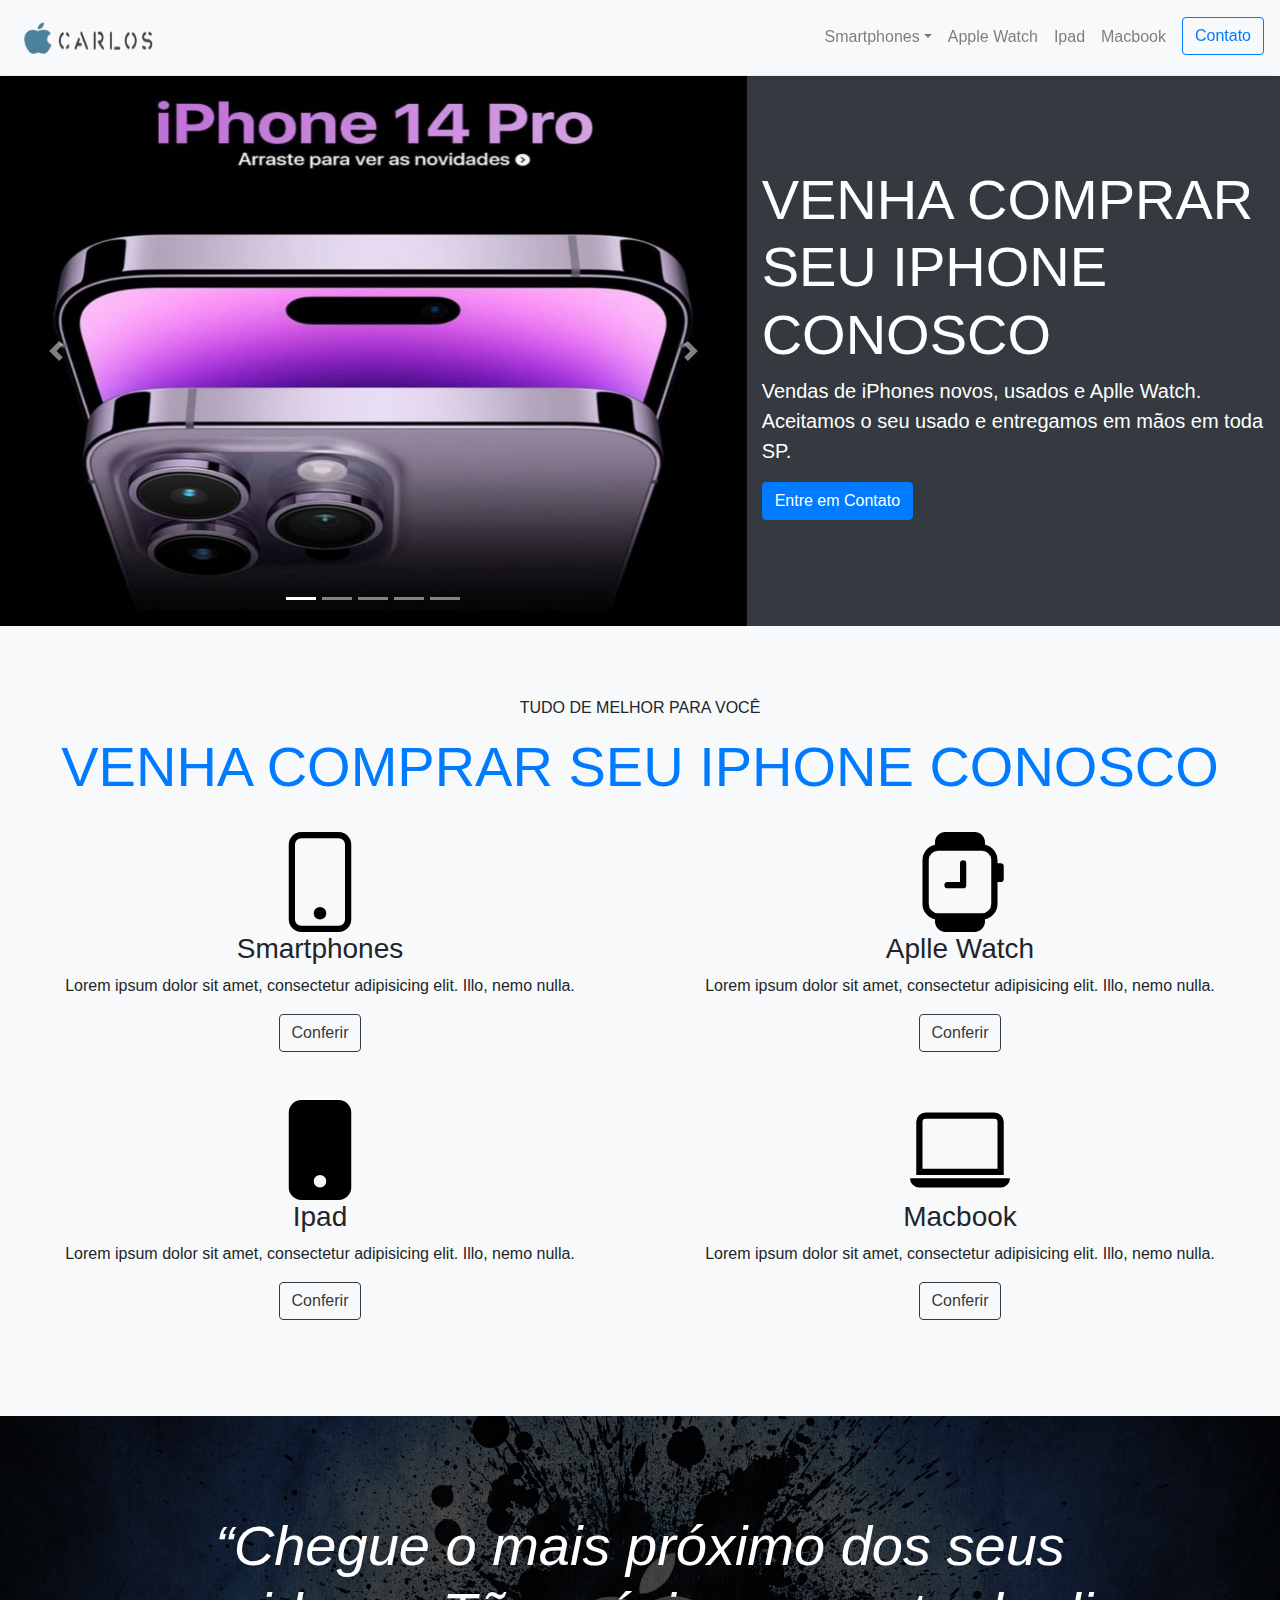
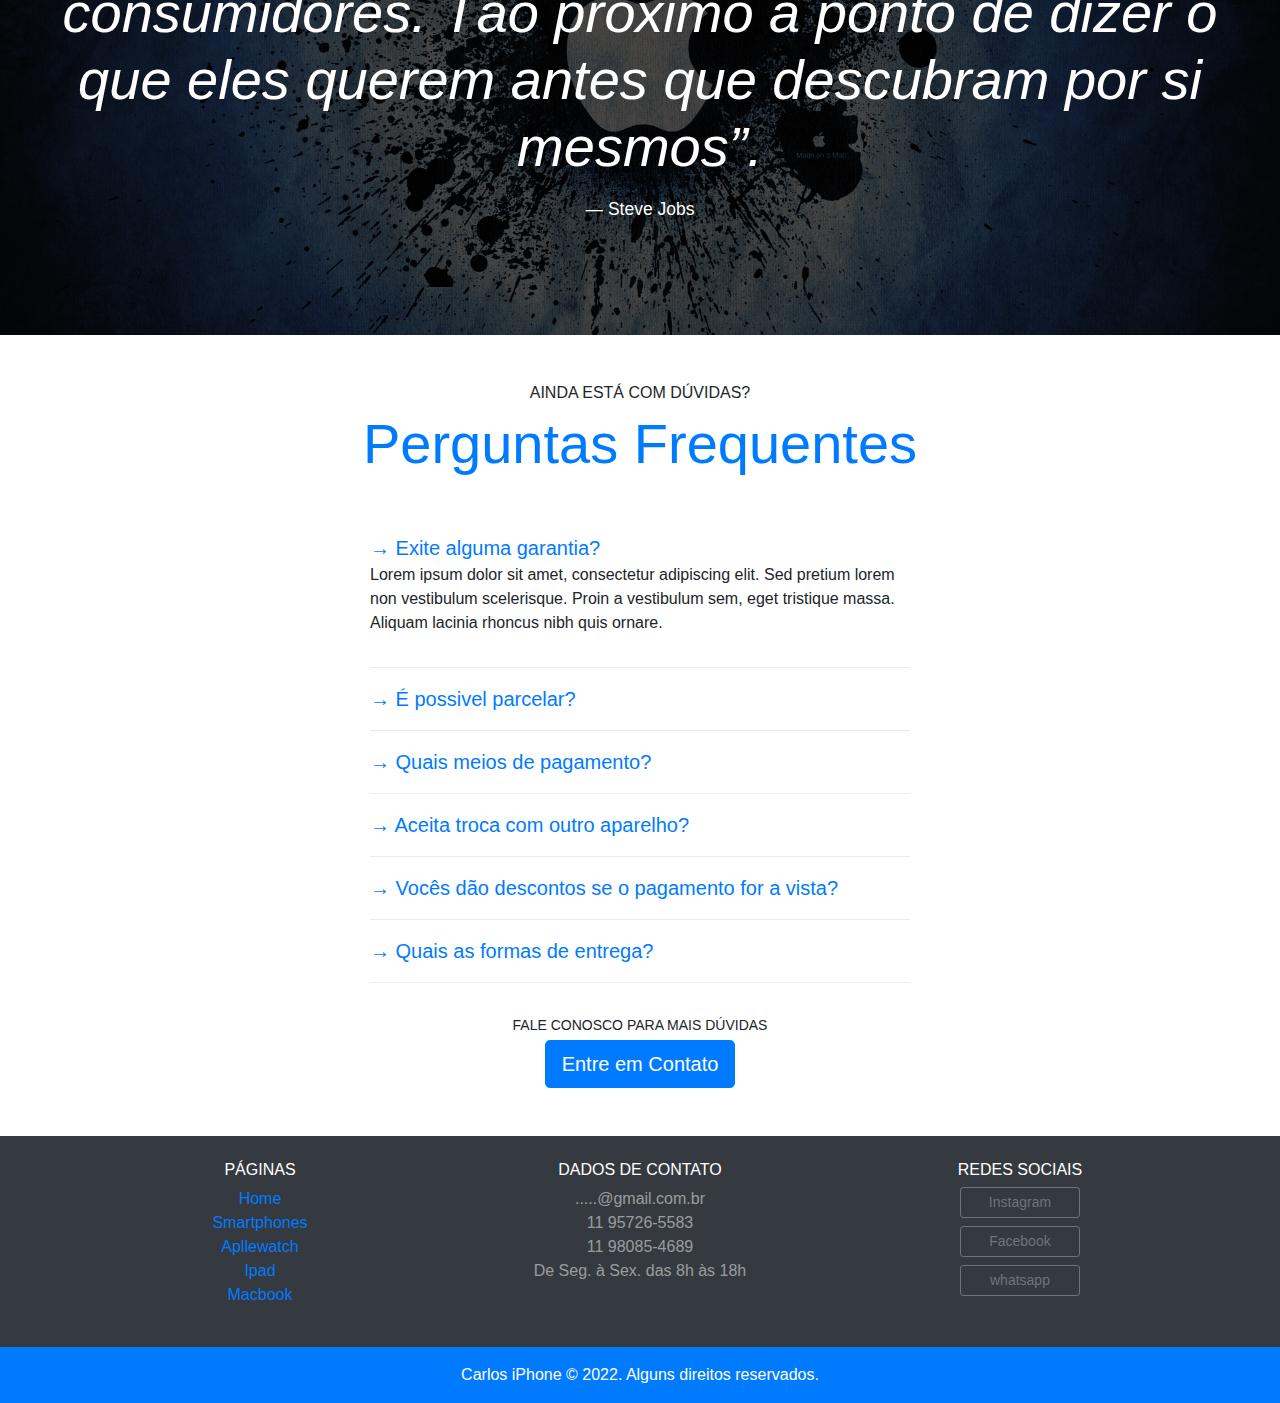
<file: index.html>
<!DOCTYPE html>
<html lang="pt-br">

<head>
  <meta charset="UTF-8">
  <meta http-equiv="X-UA-Compatible" content="IE=edge">
  <meta name="viewport" content="width=device-width, initial-scale=1.0">
  <link rel="stylesheet" href="css/bootstrap.css">
  <link rel="stylesheet" href="css/style.css">
  <link rel="shortcut icon" href="img/favicon.ico" type="image/x-icon">
  <title>Carlos iPhone - Home</title>
</head>

<body>

  <header>
    <nav class="navbar navbar-expand-md navbar-light bg-light fixed-top py-3 box-shadow">
      <a class="navbar-brand ml-2" href="index.html"><img src="img/logo-carlos.svg" alt=""></a>
      <button class="navbar-toggler" type="button" data-toggle="collapse" data-target="#navbarSupportedContent"
        aria-controls="navbarSupportedContent" aria-expanded="false" aria-label="Toggle navigation">
        <span class="navbar-toggler-icon"></span>
      </button>
      <div class="collapse navbar-collapse" id="navbarSupportedContent">
        <ul class="navbar-nav ml-auto">
          <li class="nav-item dropdown">
            <a class="nav-link dropdown-toggle" href="smartphones.html" role="button" data-toggle="dropdown"
              aria-expanded="false">Smartphones</a>
            <div class="dropdown-menu"> 
              <a class="dropdown-item" href="smartphones.html">iPhone 8 | 8 Plus</a>
              <a class="dropdown-item" href="smartphones.html">iPhone X</a>
              <a class="dropdown-item" href="smartphones.html">iPhone XS Max</a>
              <a class="dropdown-item" href="smartphones.html">iPhone XR</a>
              <a class="dropdown-item" href="smartphones.html">iPhone 11 | 11Pro | 11Pro Max</a>
              <a class="dropdown-item" href="smartphones.html">iPhone 12 | 12Pro | 12Pro Max</a>
              <a class="dropdown-item" href="smartphones.html">iPhone 13 | 13Pro | 13Pro Max</a>
              <a class="dropdown-item" href="smartphones.html">iPhone 14 | 14Pro | 14PPlus | 14Pro Max</a>
            </div>
          </li>
          <li class="nav-item">
            <a class="nav-link" href="apllewatch.html">Apple Watch</a>
          </li>
          <li class="nav-item">
            <a class="nav-link" href="ipad.html">Ipad</a>
          </li>
          <li class="nav-item">
            <a class="nav-link" href="macbook.html">Macbook</a>
          </li>
          <li class="nav-item">
            <a class="btn btn-outline-primary ml-md-2" href="https://api.whatsapp.com/send?phone=5511957265583">Contato</a>
          </li>
        </ul>
      </div>
    </nav>
  </header>

  <section class="container-fluid">
    <div class="row bg-dark text-white">
      <div class="col-lg-7 p-0">
        <div id="carocelcidade" class="carousel slide" data-ride="carousel">
          <ol class="carousel-indicators">
            <li data-target="#carocelcidade" data-slide-to="0" class="active"></li>
            <li data-target="#carocelcidade" data-slide-to="1"></li>
            <li data-target="#carocelcidade" data-slide-to="2"></li>
            <li data-target="#carocelcidade" data-slide-to="3"></li>
            <li data-target="#carocelcidade" data-slide-to="4"></li>
          </ol>
          <div class="carousel-inner">
            <div class="carousel-item active">
              <img src="img/iphone14/iphone14-1.jpg" style="max-height: 550px;" class="d-block w-100" alt="Imagem do iphone14">
            </div>
            <div class="carousel-item">
              <img src="img/iphone14/iphone14-2.jpg" style="max-height: 550px;" class="d-block w-100" alt="Imagem das cores">
            </div>
            <div class="carousel-item">
              <img src="img/iphone14/iphone14-3.jpg" style="max-height: 550px;" class="d-block w-100" alt="Imagem do design">
            </div>
            <div class="carousel-item">
              <img src="img/iphone14/iphone14-4.jpg" style="max-height: 550px;" class="d-block w-100" alt="Imagem da notch">
            </div>
            <div class="carousel-item">
              <img src="img/iphone14/iphone14-5.jpg" style="max-height: 550px;" class="d-block w-100" alt="Imagem da camera">
            </div>
          </div>
          <button class="carousel-control-prev" type="button" data-target="#carocelcidade" data-slide="prev">
            <span class="carousel-control-prev-icon" aria-hidden="true"></span>
            <span class="sr-only">Previous</span>
          </button>
          <button class="carousel-control-next" type="button" data-target="#carocelcidade" data-slide="next">
            <span class="carousel-control-next-icon" aria-hidden="true"></span>
            <span class="sr-only">Next</span>
          </button>
        </div>
      </div>
      <div class="col-lg-5 m-auto">
        <h1 class="display-4">VENHA COMPRAR SEU IPHONE CONOSCO</h1>
        <p class="lead">Vendas de iPhones novos, usados e Aplle Watch. Aceitamos o seu usado e entregamos em mãos em toda SP. </p>
        <a class="btn btn-primary mb-3" href="https://api.whatsapp.com/send?phone=5511957265583">Entre em Contato</a>

      </div>
    </div>
  </section>

  <section class="container-fluid bg-light text-center py-5">
    <div class="text-center py-4">
      <p class="h6 mb-3">TUDO DE MELHOR PARA VOCÊ</p>
      <h2 class="display-4 text-primary">VENHA COMPRAR SEU IPHONE CONOSCO</h2>
    </div>
    <div class="row">
      <div class="col-xl-6 col-md-6">
        <img src="img/icones/phone.svg" style="height: 100px;" alt="Documentos">
        <h3>Smartphones</h3>
        <p>Lorem ipsum dolor sit amet, consectetur adipisicing elit. Illo, nemo nulla.</p>
        <a href="smartphones.html"><button type="button" class="btn btn-outline-dark mb-5">Conferir</button></a>

      </div>
      <div class="col-xl-6 col-md-6">
        <img src="img/icones/smartwatch.svg" style="height: 100px;" alt="Passaporte">
        <h3>Aplle Watch</h3>
        <p>Lorem ipsum dolor sit amet, consectetur adipisicing elit. Illo, nemo nulla.</p>
        <a href="apllewatch.html"><button type="button" class="btn btn-outline-dark mb-5">Conferir</button></a>

      </div>
      <div class="col-xl-6 col-md-6">
        <img src="img/icones/phone-fill.svg" style="height: 100px;" alt="translado">
        <h3>Ipad</h3>
        <p>Lorem ipsum dolor sit amet, consectetur adipisicing elit. Illo, nemo nulla.</p>
        <a href="ipad.html"><button type="button" class="btn btn-outline-dark mb-5">Conferir</button></a>

      </div>
      <div class="col-xl-6 col-md-6">
        <img src="img/icones/laptop.svg" style="height: 100px;" alt="Praias">
        <h3>Macbook</h3>
        <p>Lorem ipsum dolor sit amet, consectetur adipisicing elit. Illo, nemo nulla.</p>
        <a href="macbook.html"><button type="button" class="btn btn-outline-dark mb-5">Conferir</button></a>

      </div>
    </section>


  <section id="bg-quote" class="container-fluid text-center text-white p-5">
    <blockquote class="blockquote py-5">
      <p class="display-4"><em>“Chegue o mais próximo dos seus consumidores. Tão próximo a ponto de dizer o que eles querem antes que descubram por si mesmos”.</em></p>
      <footer class="blockquote-footer text-white">Steve Jobs</footer>
    </blockquote>
  </section>

  <section class="container">
    <div class="my-5 text-center">
      <span class="h6 d-block">AINDA ESTÁ COM DÚVIDAS?</span>
      <h2 class="display-4 text-primary">Perguntas Frequentes</h2>
    </div>
    <div class="row justify-content-center">
      <div class="col-md-6" id="perguntasFrequentes" data-children=".pergunta">
        <div class="pergunta py-2">
          <a class="lead" data-toggle="collapse" href="#pergunta1" aria-expanded="true" aria-controls="pergunta1">→ Exite alguma garantia?</a>
          <div id="pergunta1" class="collapse show" data-parent="#perguntasFrequentes" role="tabpanel">
            <p>Lorem ipsum dolor sit amet, consectetur adipiscing elit. Sed pretium lorem non vestibulum scelerisque.
              Proin a vestibulum sem, eget tristique massa. Aliquam lacinia rhoncus nibh quis ornare.</p>
          </div>
        </div>
        <div class="dropdown-divider"></div>
        <div class="pergunta py-2">
          <a class="lead" data-toggle="collapse" href="#pergunta2" aria-expanded="true" aria-controls="pergunta2">→ É possivel parcelar?</a>
          <div id="pergunta2" class="collapse" data-parent="#perguntasFrequentes" role="tabpanel">
            <p>Lorem ipsum dolor sit amet, consectetur adipiscing elit. Sed pretium lorem non vestibulum scelerisque.
              Proin a vestibulum sem, eget tristique massa. Aliquam lacinia rhoncus nibh quis ornare.</p>
          </div>
        </div>
        <div class="dropdown-divider"></div>
        <div class="pergunta py-2">
          <a class="lead" data-toggle="collapse" href="#pergunta3" aria-expanded="true" aria-controls="pergunta3">→ Quais meios de pagamento?</a>
          <div id="pergunta3" class="collapse" data-parent="#perguntasFrequentes" role="tabpanel">
            <p>Lorem ipsum dolor sit amet, consectetur adipiscing elit. Sed pretium lorem non vestibulum scelerisque.
              Proin a vestibulum sem, eget tristique massa. Aliquam lacinia rhoncus nibh quis ornare.</p>
          </div>
        </div>
        <div class="dropdown-divider"></div>
        <div class="pergunta py-2">
          <a class="lead" data-toggle="collapse" href="#pergunta4" aria-expanded="true" aria-controls="pergunta4">→ Aceita troca com outro aparelho?</a>
          <div id="pergunta4" class="collapse" data-parent="#perguntasFrequentes" role="tabpanel">
            <p>Lorem ipsum dolor sit amet, consectetur adipiscing elit. Sed pretium lorem non vestibulum scelerisque.
              Proin a vestibulum sem, eget tristique massa. Aliquam lacinia rhoncus nibh quis ornare.</p>
          </div>
        </div>
        <div class="dropdown-divider"></div>
        <div class="pergunta py-2">
          <a class="lead" data-toggle="collapse" href="#pergunta5" aria-expanded="true" aria-controls="pergunta5">→
            Vocês dão descontos se o pagamento for a vista?</a>
          <div id="pergunta5" class="collapse" data-parent="#perguntasFrequentes" role="tabpanel">
            <p>Lorem ipsum dolor sit amet, consectetur adipiscing elit. Sed pretium lorem non vestibulum scelerisque.
              Proin a vestibulum sem, eget tristique massa. Aliquam lacinia rhoncus nibh quis ornare.</p>
          </div>
        </div>
        <div class="dropdown-divider"></div>
        <div class="pergunta py-2">
          <a class="lead" data-toggle="collapse" href="#pergunta6" aria-expanded="true" aria-controls="pergunta6">→
            Quais as formas de entrega?</a>
          <div id="pergunta6" class="collapse" data-parent="#perguntasFrequentes" role="tabpanel">
            <p>Lorem ipsum dolor sit amet, consectetur adipiscing elit. Sed pretium lorem non vestibulum scelerisque.
              Proin a vestibulum sem, eget tristique massa. Aliquam lacinia rhoncus nibh quis ornare.</p>
          </div>
        </div>
        <div class="dropdown-divider"></div>
      </div>
    </div>
    <div class="text-center my-4">
      <p class="small m-1">FALE CONOSCO PARA MAIS DÚVIDAS</p>
      <a class="btn btn-primary btn-lg" href="https://api.whatsapp.com/send?phone=5511957265583">Entre em Contato</a>
    </div>
  </section>

  <footer class="bg-dark text-center text-white mt-5">
    <div class="container py-4">
      <div class="row">
        <div class="col-md-4">
          <h6>PÁGINAS</h6>
          <ul class="list-unstyled">
            <li><a href="index.html">Home</a></li>
            <li><a href="smartphones.html">Smartphones</a></li>
            <li><a href="apllewatch.html">Apllewatch</a></li>
            <li><a href="ipad.html">Ipad</a></li>
            <li><a href="macbook.html">Macbook</a></li>
          </ul>
        </div>
        <div class="col-md-4">
          <h6>DADOS DE CONTATO</h6>
          <ul class="list-unstyled text-white-50">
            <li>.....@gmail.com.br</li>
            <li>11 95726-5583</li>
            <li>11 98085-4689</li>
            <li>De Seg. à Sex. das 8h às 18h</li>
          </ul>
        </div>
        <div class="col-md-4">
          <h6>REDES SOCIAIS</h6>
          <ul class="list-unstyled">
            <li><a href="https://www.instagram.com/carlosrevendapple/" target="_blank">
              <button type="button" class="btn btn-outline-secondary btn-sm mb-2"
                  style="width: 120px;">Instagram</button>
            </a></li>
            <li><a href="https://www.facebook.com/carlos.c.nem" target="_blank">
              <button type="button" class="btn btn-outline-secondary btn-sm mb-2"
                  style="width: 120px;">Facebook</button>
            </a></li>
            <li><a href="https://api.whatsapp.com/send?phone=5511957265583" target="_blank"><button type="button" class="btn btn-outline-secondary btn-sm" style="width: 120px;">whatsapp</button></a>
            </li>
          </ul>
        </div>
      </div>
    </div>
    <div>
      <p class="bg-primary py-3 mb-0 text-center">Carlos iPhone © 2022. Alguns direitos reservados.</p>
    </div>
  </footer>

  <script src="js/jquery.js"></script>
  <script src="js/bootstrap.bundle.js"></script>
  <script src="js/bootstrap.min.js"></script>
  <script src="js/app.js"></script>
</body>

</html>
</file>
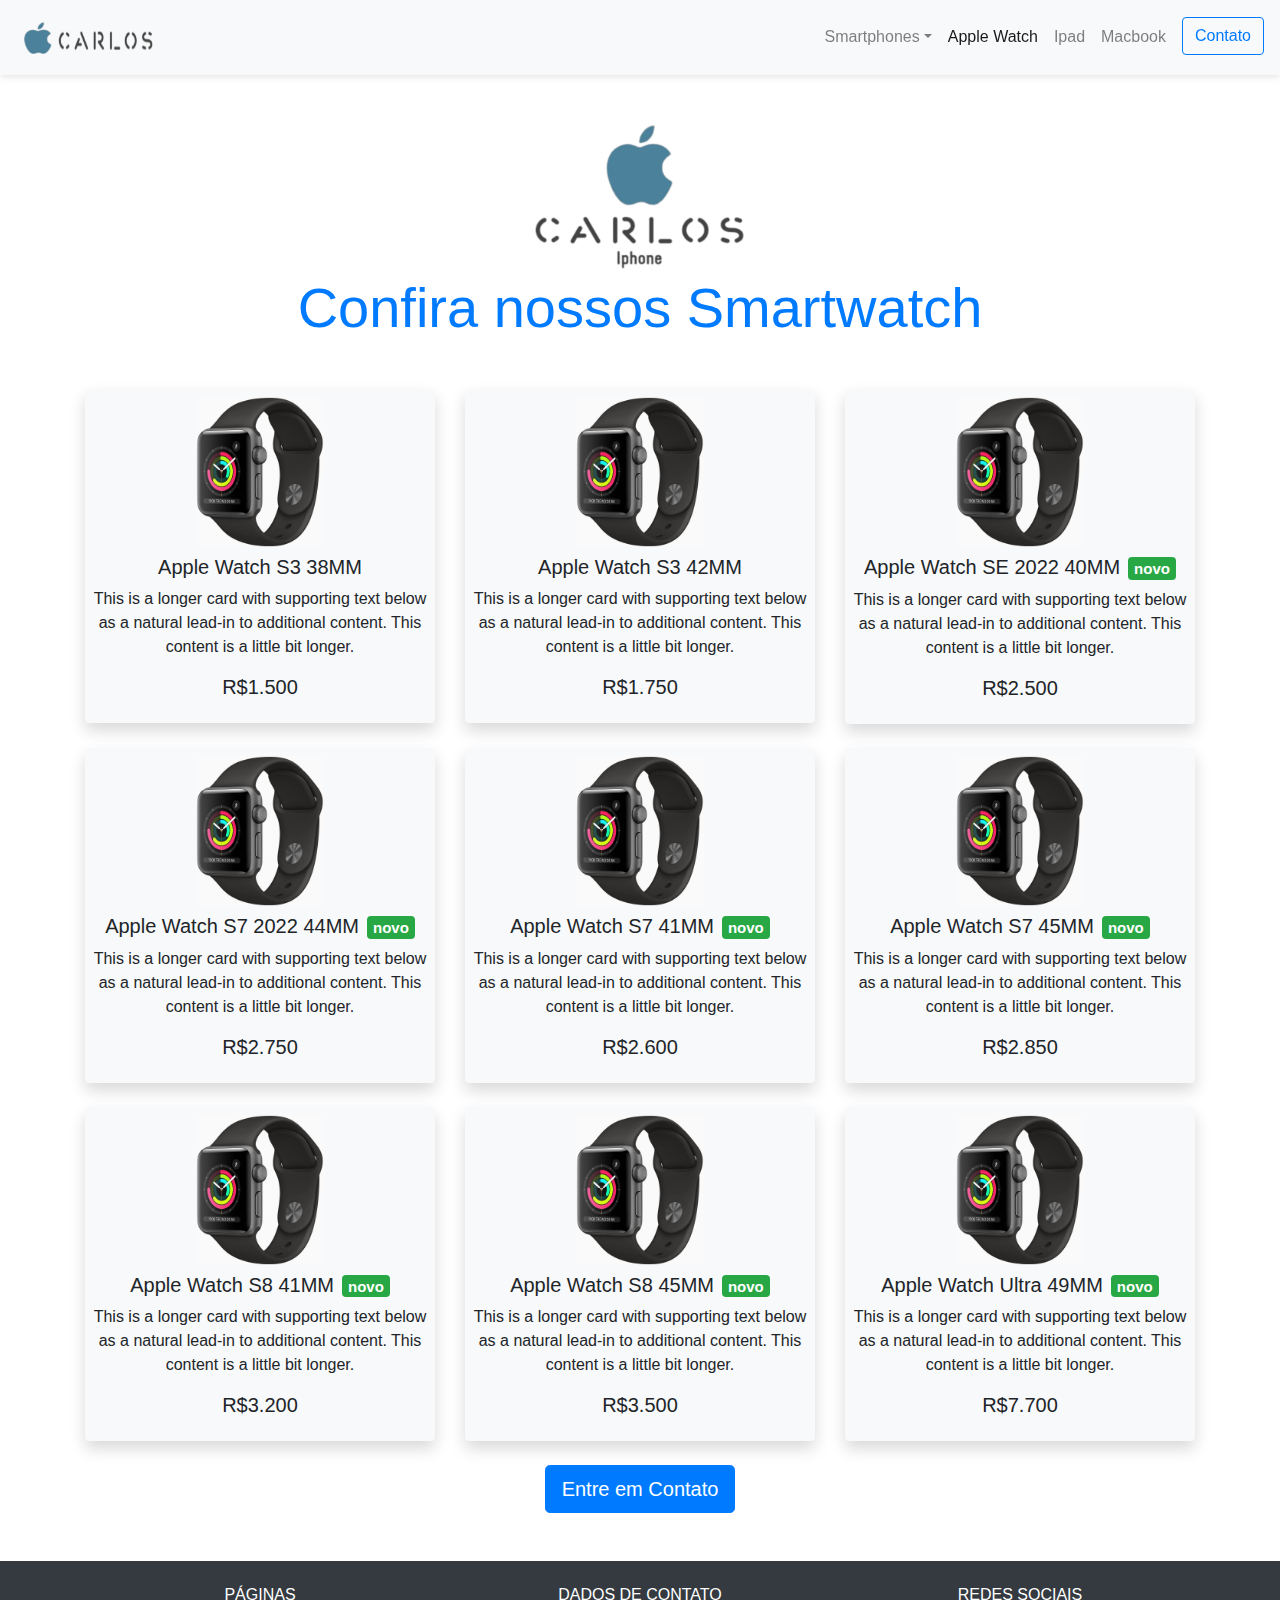
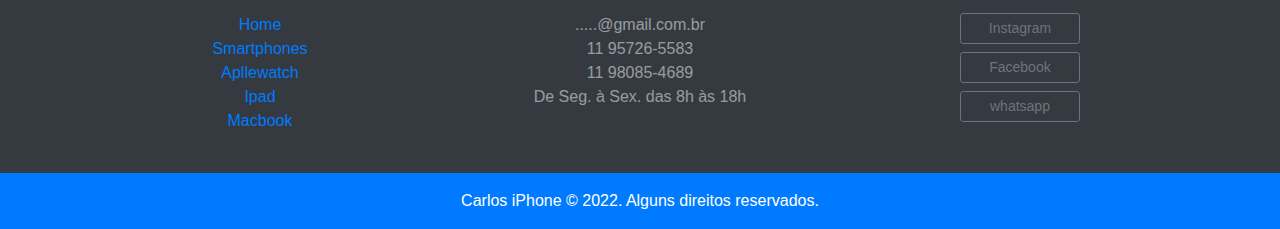
<file: apllewatch.html>
<!DOCTYPE html>
<html lang="pt-br">

<head>
  <meta charset="UTF-8">
  <meta http-equiv="X-UA-Compatible" content="IE=edge">
  <meta name="viewport" content="width=device-width, initial-scale=1.0">
  <link rel="stylesheet" href="css/bootstrap.css">
  <link rel="stylesheet" href="css/style.css">
  <link rel="shortcut icon" href="img/favicon.ico" type="image/x-icon">
  <title>Caravan - Planos</title>
</head>

<body>
  <header>
    <nav class="navbar navbar-expand-md navbar-light bg-light fixed-top py-3 box-shadow">
      <a class="navbar-brand ml-2" href="index.html"><img src="img/logo-carlos.svg" alt=""></a>
      <button class="navbar-toggler" type="button" data-toggle="collapse" data-target="#navbarSupportedContent"
        aria-controls="navbarSupportedContent" aria-expanded="false" aria-label="Toggle navigation">
        <span class="navbar-toggler-icon"></span>
      </button>
      <div class="collapse navbar-collapse" id="navbarSupportedContent">
        <ul class="navbar-nav ml-auto">
          <li class="nav-item dropdown">
            <a class="nav-link dropdown-toggle" href="smartphones.html" role="button" data-toggle="dropdown"
              aria-expanded="false">Smartphones</a>
            <div class="dropdown-menu"> 
              <a class="dropdown-item" href="smartphones.html">iPhone 8 | 8 Plus</a>
              <a class="dropdown-item" href="smartphones.html">iPhone X</a>
              <a class="dropdown-item" href="smartphones.html">iPhone XS Max</a>
              <a class="dropdown-item" href="smartphones.html">iPhone XR</a>
              <a class="dropdown-item" href="smartphones.html">iPhone 11 | 11Pro | 11Pro Max</a>
              <a class="dropdown-item" href="smartphones.html">iPhone 12 | 12Pro | 12Pro Max</a>
              <a class="dropdown-item" href="smartphones.html">iPhone 13 | 13Pro | 13Pro Max</a>
            </div>
          </li>
          <li class="nav-item">
            <a class="nav-link active" href="apllewatch.html">Apple Watch</a>
          </li>
          <li class="nav-item">
            <a class="nav-link" href="ipad.html">Ipad</a>
          </li>
          <li class="nav-item">
            <a class="nav-link" href="macbook.html">Macbook</a>
          </li>
          <li class="nav-item">
            <a class="btn btn-outline-primary ml-md-2" href="https://api.whatsapp.com/send?phone=5511957265583">Contato</a>
          </li>
        </ul>
      </div>
    </nav>
  </header>

  <section>
    <div class="text-center my-5">
      <img src="img/logo-oficial.svg" style="height: 150px;" alt="logo oficial da marca">
      <h3 class="display-4 text-primary">Confira nossos Smartwatch</h3>
    </div>
  </section>

  <section class="container">
    <div class="row row-cols-2 row-cols-md-3">
      <div class="col mb-4">
        <div class="card bg-light rounded shadow text-center">
          <img src="img/relogio/51r2J76XO9L._AC_SX679_.jpg" style="height: 150px;" class="card-img-top m-2" alt="...">
          <div class="card-body">
            <h5 class="card-title">Apple Watch S3 38MM</h5>
            <p class="card-text">This is a longer card with supporting text below as a natural lead-in to additional content. This content is a little bit longer.</p>
          </div>
          <div class="col pb-3">
            <h5 class="h5">R$1.500</h5>
          </div>
        </div>
      </div>
      <div class="col mb-4">
        <div class="card bg-light rounded shadow text-center">
          <img src="img/relogio/51r2J76XO9L._AC_SX679_.jpg" style="height: 150px;" class="card-img-top m-2" alt="...">
          <div class="card-body">
            <h5 class="card-title">Apple Watch S3 42MM</h5>
            <p class="card-text">This is a longer card with supporting text below as a natural lead-in to additional content. This content is a little bit longer.</p>
          </div>
          <div class="col pb-3">
            <h5 class="h5">R$1.750</h5>
          </div>
        </div>
      </div>
      <div class="col mb-4">
        <div class="card bg-light rounded shadow text-center">
          <img src="img/relogio/51r2J76XO9L._AC_SX679_.jpg" style="height: 150px;" class="card-img-top m-2" alt="...">
          <div class="card-body">
            <h5 class="card-title">Apple Watch SE 2022 40MM<span class="badge badge-success ml-2">novo</span></h5>
            <p class="card-text">This is a longer card with supporting text below as a natural lead-in to additional content. This content is a little bit longer.</p>
          </div>
          <div class="col pb-3">
            <h5 class="h5">R$2.500</h5>
          </div>
        </div>
      </div>
      <div class="col mb-4">
        <div class="card bg-light rounded shadow text-center">
          <img src="img/relogio/51r2J76XO9L._AC_SX679_.jpg" style="height: 150px;" class="card-img-top m-2" alt="...">
          <div class="card-body">
            <h5 class="card-title">Apple Watch S7 2022 44MM<span class="badge badge-success ml-2">novo</span></h5>
            <p class="card-text">This is a longer card with supporting text below as a natural lead-in to additional content. This content is a little bit longer.</p>
          </div>
          <div class="col pb-3">
            <h5 class="h5">R$2.750</h5>
          </div>
        </div>
      </div>
      <div class="col mb-4">
        <div class="card bg-light rounded shadow text-center">
          <img src="img/relogio/51r2J76XO9L._AC_SX679_.jpg" style="height: 150px;" class="card-img-top m-2" alt="...">
          <div class="card-body">
            <h5 class="card-title">Apple Watch S7 41MM<span class="badge badge-success ml-2">novo</span></h5>
            <p class="card-text">This is a longer card with supporting text below as a natural lead-in to additional content. This content is a little bit longer.</p>
          </div>
          <div class="col pb-3">
            <h5 class="h5">R$2.600</h5>
          </div>
        </div>
      </div>
      <div class="col mb-4">
        <div class="card bg-light rounded shadow text-center">
          <img src="img/relogio/51r2J76XO9L._AC_SX679_.jpg" style="height: 150px;" class="card-img-top m-2" alt="...">
          <div class="card-body">
            <h5 class="card-title">Apple Watch S7 45MM<span class="badge badge-success ml-2">novo</span></h5>
            <p class="card-text">This is a longer card with supporting text below as a natural lead-in to additional content. This content is a little bit longer.</p>
          </div>
          <div class="col pb-3">
            <h5 class="h5">R$2.850</h5>
          </div>
        </div>
      </div>
      <div class="col mb-4">
        <div class="card bg-light rounded shadow text-center">
          <img src="img/relogio/51r2J76XO9L._AC_SX679_.jpg" style="height: 150px;" class="card-img-top m-2" alt="...">
          <div class="card-body">
            <h5 class="card-title">Apple Watch S8 41MM<span class="badge badge-success ml-2">novo</span></h5>
            <p class="card-text">This is a longer card with supporting text below as a natural lead-in to additional content. This content is a little bit longer.</p>
          </div>
          <div class="col pb-3">
            <h5 class="h5">R$3.200</h5>
          </div>
        </div>
      </div>
      <div class="col mb-4">
        <div class="card bg-light rounded shadow text-center">
          <img src="img/relogio/51r2J76XO9L._AC_SX679_.jpg" style="height: 150px;" class="card-img-top m-2" alt="...">
          <div class="card-body">
            <h5 class="card-title">Apple Watch S8 45MM<span class="badge badge-success ml-2">novo</span></h5>
            <p class="card-text">This is a longer card with supporting text below as a natural lead-in to additional content. This content is a little bit longer.</p>
          </div>
          <div class="col pb-3">
            <h5 class="h5">R$3.500</h5>
          </div>
        </div>
      </div>
      <div class="col mb-4">
        <div class="card bg-light rounded shadow text-center">
          <img src="img/relogio/51r2J76XO9L._AC_SX679_.jpg" style="height: 150px;" class="card-img-top m-2" alt="...">
          <div class="card-body">
            <h5 class="card-title">Apple Watch Ultra 49MM<span class="badge badge-success ml-2">novo</span></h5>
            <p class="card-text">This is a longer card with supporting text below as a natural lead-in to additional content. This content is a little bit longer.</p>
          </div>
          <div class="col pb-3">
            <h5 class="h5">R$7.700</h5>
          </div>
        </div>
      </div>
    </div>
    <div class="text-center"><a class="btn btn-primary btn-lg" href="https://api.whatsapp.com/send?phone=5511957265583">Entre em Contato</a></div>
  </section>

  <footer class="bg-dark text-center text-white mt-5">
    <div class="container py-4">
      <div class="row">
        <div class="col-md-4">
          <h6>PÁGINAS</h6>
          <ul class="list-unstyled">
            <li><a href="index.html">Home</a></li>
            <li><a href="smartphones.html">Smartphones</a></li>
            <li><a href="apllewatch.html">Apllewatch</a></li>
            <li><a href="ipad.html">Ipad</a></li>
            <li><a href="macbook.html">Macbook</a></li>
          </ul>
        </div>
        <div class="col-md-4">
          <h6>DADOS DE CONTATO</h6>
          <ul class="list-unstyled text-white-50">
            <li>.....@gmail.com.br</li>
            <li>11 95726-5583</li>
            <li>11 98085-4689</li>
            <li>De Seg. à Sex. das 8h às 18h</li>
          </ul>
        </div>
        <div class="col-md-4">
          <h6>REDES SOCIAIS</h6>
          <ul class="list-unstyled">
            <li><a href="https://www.instagram.com/carlosrevendapple/" target="_blank">
              <button type="button" class="btn btn-outline-secondary btn-sm mb-2"
                  style="width: 120px;">Instagram</button>
            </a></li>
            <li><a href="https://www.facebook.com/carlos.c.nem" target="_blank">
              <button type="button" class="btn btn-outline-secondary btn-sm mb-2"
                  style="width: 120px;">Facebook</button>
            </a></li>
            <li><a href="https://api.whatsapp.com/send?phone=5511957265583" target="_blank"><button type="button" class="btn btn-outline-secondary btn-sm" style="width: 120px;">whatsapp</button></a>
            </li>
          </ul>
        </div>
      </div>
    </div>
    <div>
      <p class="bg-primary py-3 mb-0 text-center">Carlos iPhone © 2022. Alguns direitos reservados.</p>
    </div>
  </footer>

  <script src="js/jquery.js"></script>
  <script src="js/bootstrap.bundle.js"></script>
  <script src="js/bootstrap.min.js"></script>
  <script src="js/app.js"></script>
</body>

</html>
</file>
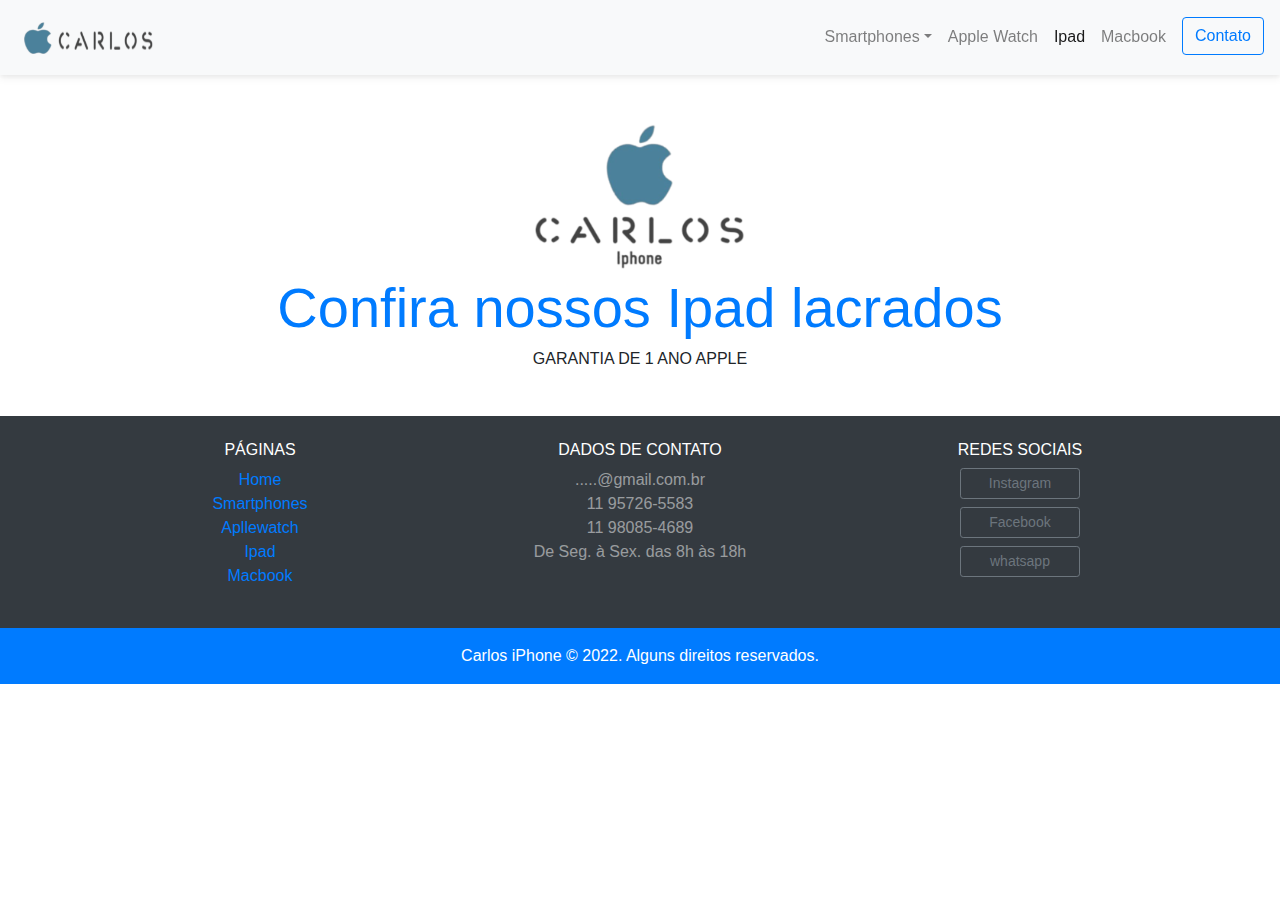
<file: ipad.html>
<!DOCTYPE html>
<html lang="pt-br">

<head>
  <meta charset="UTF-8">
  <meta http-equiv="X-UA-Compatible" content="IE=edge">
  <meta name="viewport" content="width=device-width, initial-scale=1.0">
  <link rel="stylesheet" href="css/bootstrap.css">
  <link rel="stylesheet" href="css/style.css">
  <link rel="shortcut icon" href="img/favicon.ico" type="image/x-icon">
  <title>Caravan - Contato</title>
</head>

<body>

  <header>
    <nav class="navbar navbar-expand-md navbar-light bg-light fixed-top py-3 box-shadow">
      <a class="navbar-brand ml-2" href="index.html"><img src="img/logo-carlos.svg" alt=""></a>
      <button class="navbar-toggler" type="button" data-toggle="collapse" data-target="#navbarSupportedContent"
        aria-controls="navbarSupportedContent" aria-expanded="false" aria-label="Toggle navigation">
        <span class="navbar-toggler-icon"></span>
      </button>
      <div class="collapse navbar-collapse" id="navbarSupportedContent">
        <ul class="navbar-nav ml-auto">
          <li class="nav-item dropdown">
            <a class="nav-link dropdown-toggle" href="smartphones.html" role="button" data-toggle="dropdown"
              aria-expanded="false">Smartphones</a>
            <div class="dropdown-menu"> 
              <a class="dropdown-item" href="smartphones.html">iPhone 8 | 8 Plus</a>
              <a class="dropdown-item" href="smartphones.html">iPhone X</a>
              <a class="dropdown-item" href="smartphones.html">iPhone XS Max</a>
              <a class="dropdown-item" href="smartphones.html">iPhone XR</a>
              <a class="dropdown-item" href="smartphones.html">iPhone 11 | 11Pro | 11Pro Max</a>
              <a class="dropdown-item" href="smartphones.html">iPhone 12 | 12Pro | 12Pro Max</a>
              <a class="dropdown-item" href="smartphones.html">iPhone 13 | 13Pro | 13Pro Max</a>
            </div>
          </li>
          <li class="nav-item">
            <a class="nav-link" href="apllewatch.html">Apple Watch</a>
          </li>
          <li class="nav-item">
            <a class="nav-link active" href="ipad.html">Ipad</a>
          </li>
          <li class="nav-item">
            <a class="nav-link" href="macbook.html">Macbook</a>
          </li>
          <li class="nav-item">
            <a class="btn btn-outline-primary ml-md-2" href="https://api.whatsapp.com/send?phone=5511957265583">Contato</a>
          </li>
        </ul>
      </div>
    </nav>
  </header>

  <section>
    <div class="text-center my-5">
      <img src="img/logo-oficial.svg" style="height: 150px;" alt="logo oficial da marca">
      <h3 class="display-4 text-primary">Confira nossos Ipad lacrados</h3>
      <p class="h6 mb-3">GARANTIA DE 1 ANO APPLE</p>
    </div>
  </section>

  <footer class="bg-dark text-center text-white mt-5">
    <div class="container py-4">
      <div class="row">
        <div class="col-md-4">
          <h6>PÁGINAS</h6>
          <ul class="list-unstyled">
            <li><a href="index.html">Home</a></li>
            <li><a href="smartphones.html">Smartphones</a></li>
            <li><a href="apllewatch.html">Apllewatch</a></li>
            <li><a href="ipad.html">Ipad</a></li>
            <li><a href="macbook.html">Macbook</a></li>
          </ul>
        </div>
        <div class="col-md-4">
          <h6>DADOS DE CONTATO</h6>
          <ul class="list-unstyled text-white-50">
            <li>.....@gmail.com.br</li>
            <li>11 95726-5583</li>
            <li>11 98085-4689</li>
            <li>De Seg. à Sex. das 8h às 18h</li>
          </ul>
        </div>
        <div class="col-md-4">
          <h6>REDES SOCIAIS</h6>
          <ul class="list-unstyled">
            <li><a href="https://www.instagram.com/carlosrevendapple/" target="_blank">
              <button type="button" class="btn btn-outline-secondary btn-sm mb-2"
                  style="width: 120px;">Instagram</button>
            </a></li>
            <li><a href="https://www.facebook.com/carlos.c.nem" target="_blank">
              <button type="button" class="btn btn-outline-secondary btn-sm mb-2"
                  style="width: 120px;">Facebook</button>
            </a></li>
            <li><a href="https://api.whatsapp.com/send?phone=5511957265583" target="_blank"><button type="button" class="btn btn-outline-secondary btn-sm" style="width: 120px;">whatsapp</button></a>
            </li>
          </ul>
        </div>
      </div>
    </div>
    <div>
      <p class="bg-primary py-3 mb-0 text-center">Carlos iPhone © 2022. Alguns direitos reservados.</p>
    </div>
  </footer>

  <script src="js/jquery.js"></script>
  <script src="js/bootstrap.bundle.js"></script>
  <script src="js/bootstrap.min.js"></script>
  <script src="js/app.js"></script>
</body>

</html>
</file>
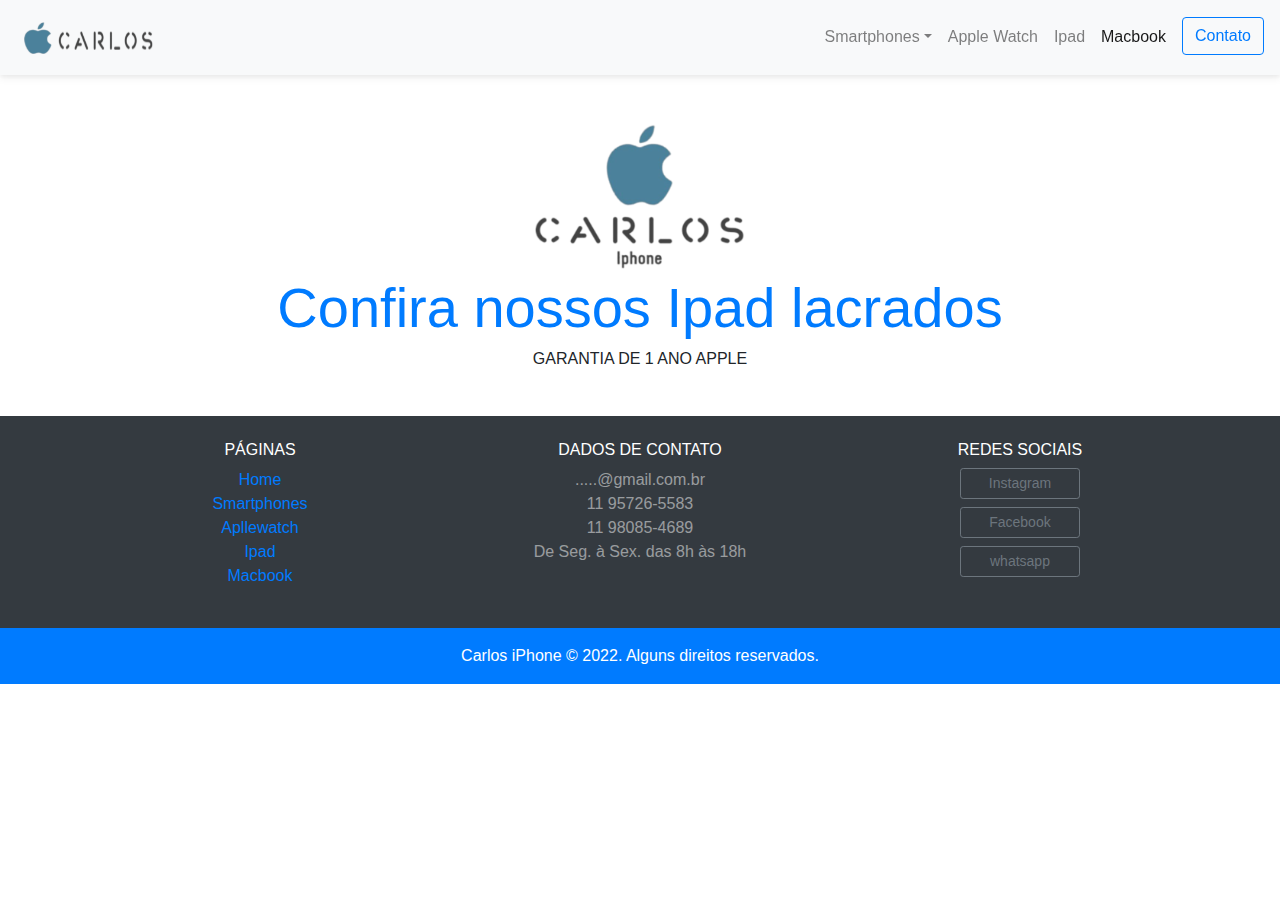
<file: macbook.html>
<!DOCTYPE html>
<html lang="pt-br">

<head>
  <meta charset="UTF-8">
  <meta http-equiv="X-UA-Compatible" content="IE=edge">
  <meta name="viewport" content="width=device-width, initial-scale=1.0">
  <link rel="stylesheet" href="css/bootstrap.css">
  <link rel="stylesheet" href="css/style.css">
  <link rel="shortcut icon" href="img/favicon.ico" type="image/x-icon">
  <title>Caravan - Inscrição</title>
</head>

<body>

  <header>
    <nav class="navbar navbar-expand-md navbar-light bg-light fixed-top py-3 box-shadow">
      <a class="navbar-brand ml-2" href="index.html"><img src="img/logo-carlos.svg" alt=""></a>
      <button class="navbar-toggler" type="button" data-toggle="collapse" data-target="#navbarSupportedContent"
        aria-controls="navbarSupportedContent" aria-expanded="false" aria-label="Toggle navigation">
        <span class="navbar-toggler-icon"></span>
      </button>
      <div class="collapse navbar-collapse" id="navbarSupportedContent">
        <ul class="navbar-nav ml-auto">
          <li class="nav-item dropdown">
            <a class="nav-link dropdown-toggle" href="smartphones.html" role="button" data-toggle="dropdown"
              aria-expanded="false">Smartphones</a>
            <div class="dropdown-menu"> 
              <a class="dropdown-item" href="smartphones.html">iPhone 8 | 8 Plus</a>
              <a class="dropdown-item" href="smartphones.html">iPhone X</a>
              <a class="dropdown-item" href="smartphones.html">iPhone XS Max</a>
              <a class="dropdown-item" href="smartphones.html">iPhone XR</a>
              <a class="dropdown-item" href="smartphones.html">iPhone 11 | 11Pro | 11Pro Max</a>
              <a class="dropdown-item" href="smartphones.html">iPhone 12 | 12Pro | 12Pro Max</a>
              <a class="dropdown-item" href="smartphones.html">iPhone 13 | 13Pro | 13Pro Max</a>
            </div>
          </li>
          <li class="nav-item">
            <a class="nav-link" href="apllewatch.html">Apple Watch</a>
          </li>
          <li class="nav-item">
            <a class="nav-link" href="ipad.html">Ipad</a>
          </li>
          <li class="nav-item">
            <a class="nav-link active" href="macbook.html">Macbook</a>
          </li>
          <li class="nav-item">
            <a class="btn btn-outline-primary ml-md-2" href="https://api.whatsapp.com/send?phone=5511957265583">Contato</a>
          </li>
        </ul>
      </div>
    </nav>
  </header>

  <section>
    <div class="text-center my-5">
      <img src="img/logo-oficial.svg" style="height: 150px;" alt="logo oficial da marca">
      <h3 class="display-4 text-primary">Confira nossos Ipad lacrados</h3>
      <p class="h6 mb-3">GARANTIA DE 1 ANO APPLE</p>
    </div>
  </section>

  <footer class="bg-dark text-center text-white mt-5">
    <div class="container py-4">
      <div class="row">
        <div class="col-md-4">
          <h6>PÁGINAS</h6>
          <ul class="list-unstyled">
            <li><a href="index.html">Home</a></li>
            <li><a href="smartphones.html">Smartphones</a></li>
            <li><a href="apllewatch.html">Apllewatch</a></li>
            <li><a href="ipad.html">Ipad</a></li>
            <li><a href="macbook.html">Macbook</a></li>
          </ul>
        </div>
        <div class="col-md-4">
          <h6>DADOS DE CONTATO</h6>
          <ul class="list-unstyled text-white-50">
            <li>.....@gmail.com.br</li>
            <li>11 95726-5583</li>
            <li>11 98085-4689</li>
            <li>De Seg. à Sex. das 8h às 18h</li>
          </ul>
        </div>
        <div class="col-md-4">
          <h6>REDES SOCIAIS</h6>
          <ul class="list-unstyled">
            <li><a href="https://www.instagram.com/carlosrevendapple/" target="_blank">
              <button type="button" class="btn btn-outline-secondary btn-sm mb-2"
                  style="width: 120px;">Instagram</button>
            </a></li>
            <li><a href="https://www.facebook.com/carlos.c.nem" target="_blank">
              <button type="button" class="btn btn-outline-secondary btn-sm mb-2"
                  style="width: 120px;">Facebook</button>
            </a></li>
            <li><a href="https://api.whatsapp.com/send?phone=5511957265583" target="_blank"><button type="button" class="btn btn-outline-secondary btn-sm" style="width: 120px;">whatsapp</button></a>
            </li>
          </ul>
        </div>
      </div>
    </div>
    <div>
      <p class="bg-primary py-3 mb-0 text-center">Carlos iPhone © 2022. Alguns direitos reservados.</p>
    </div>
  </footer>

  <script src="js/jquery.js"></script>
  <script src="js/bootstrap.bundle.js"></script>
  <script src="js/bootstrap.min.js"></script>
  <script src="js/app.js"></script>
</body>

</html>
</file>
<file: css/style.css>
body {
        padding-top: 76px;
}

.box-shadow {
        box-shadow: 0 2px 4px 0 rgba(0, 0, 0, .05),
                0 4px 8px 0 rgba(0, 0, 0, .05);
}

#bg-quote {
        background-image: linear-gradient(rgba(0,0,0,.7),rgba(0,0,0,.7)), url(../img/t2.jpg);
        background-position: center center;
        background-size: cover;
}

@media (max-width: 767px) {
        #bg-quote .display-4 {
                font-size: 2.3em;
        }

        body {
                padding-top: 0px;
        }

        .fixed-top {
                position: relative;
        }
}

.lista-plano li+li {
        border-top: 1px solid rgba(0, 0, 0, .2);
}

.lista-plano li {
        padding: 1rem;
}
</file>
